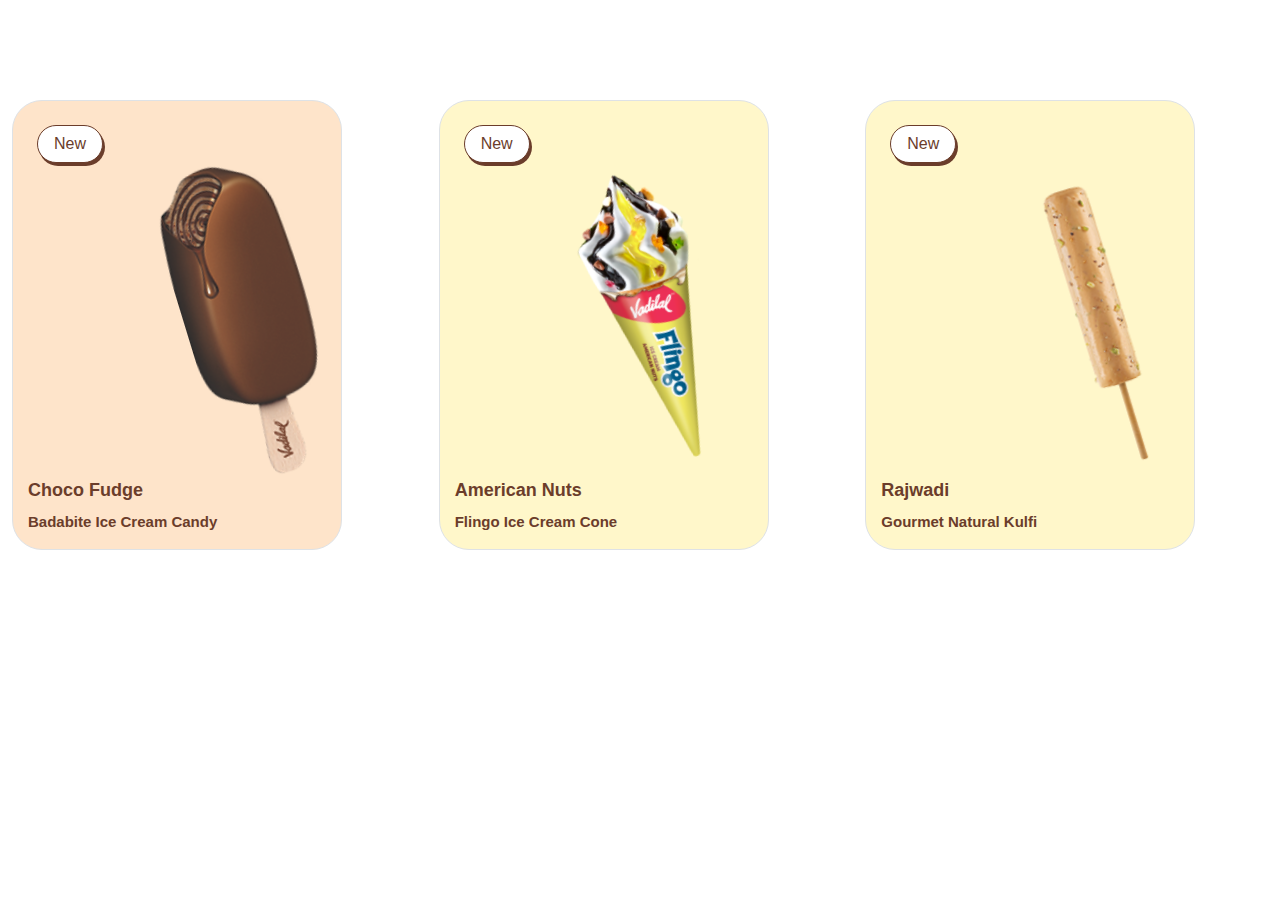
<file: Card/index.html>
<!doctype html>
<html lang="en">

<head>
    <meta charset="utf-8">
    <meta name="viewport" content="width=device-width, initial-scale=1">
    <title>Card Design</title>
    <link href="https://cdn.jsdelivr.net/npm/bootstrap@5.3.3/dist/css/bootstrap.min.css" rel="stylesheet"
        integrity="sha384-QWTKZyjpPEjISv5WaRU9OFeRpok6YctnYmDr5pNlyT2bRjXh0JMhjY6hW+ALEwIH" crossorigin="anonymous">
    <link rel="stylesheet" href="CSS/style.css">
    <script src="https://cdn.jsdelivr.net/npm/bootstrap@5.3.3/dist/js/bootstrap.bundle.min.js"
        integrity="sha384-YvpcrYf0tY3lHB60NNkmXc5s9fDVZLESaAA55NDzOxhy9GkcIdslK1eN7N6jIeHz"
        crossorigin="anonymous"></script>
</head>

<body>
    <div class="container-fluid">
        <div class="row">
            <div class="col-sm-4">
                <div class="mycard border p-4 position-relative">
                    <div>
                        <div class="btn rounded-pill px-3 myBtn">New</div>
                    </div>
                    <img src="Images/one.png" alt="">
                    <div class="mycard-footer position-absolute fixed-bottom">
                        <h4>Choco Fudge</h4>
                        <span>Badabite Ice Cream Candy</span>
                    </div>
                </div>
            </div>
            <div class="col-sm-4">
                <div class="mycard border p-4 position-relative" style="background-color: #FFF7CA">
                    <div>
                        <div class="btn btn-primary rounded-pill px-3 myBtn">New</div>
                    </div>
                    <img src="Images/two.png" alt="">
                    <div class="mycard-footer position-absolute fixed-bottom">
                        <h4>American Nuts</h4>
                        <span>Flingo Ice Cream Cone</span>
                    </div>
                </div>
            </div>
            <div class="col-sm-4">
                <div class="mycard border p-4 position-relative" style="background-color: #FFF7CA">
                    <div>
                        <div class="btn btn-primary rounded-pill px-3 myBtn">New</div>
                    </div>
                    <img src="Images/three.png" alt="">
                    <div class="mycard-footer position-absolute fixed-bottom">
                        <h4>Rajwadi</h4>
                        <span>Gourmet Natural Kulfi</span>
                    </div>
                </div>
            </div>
        </div>
    </div>
</body>

</html>
</file>
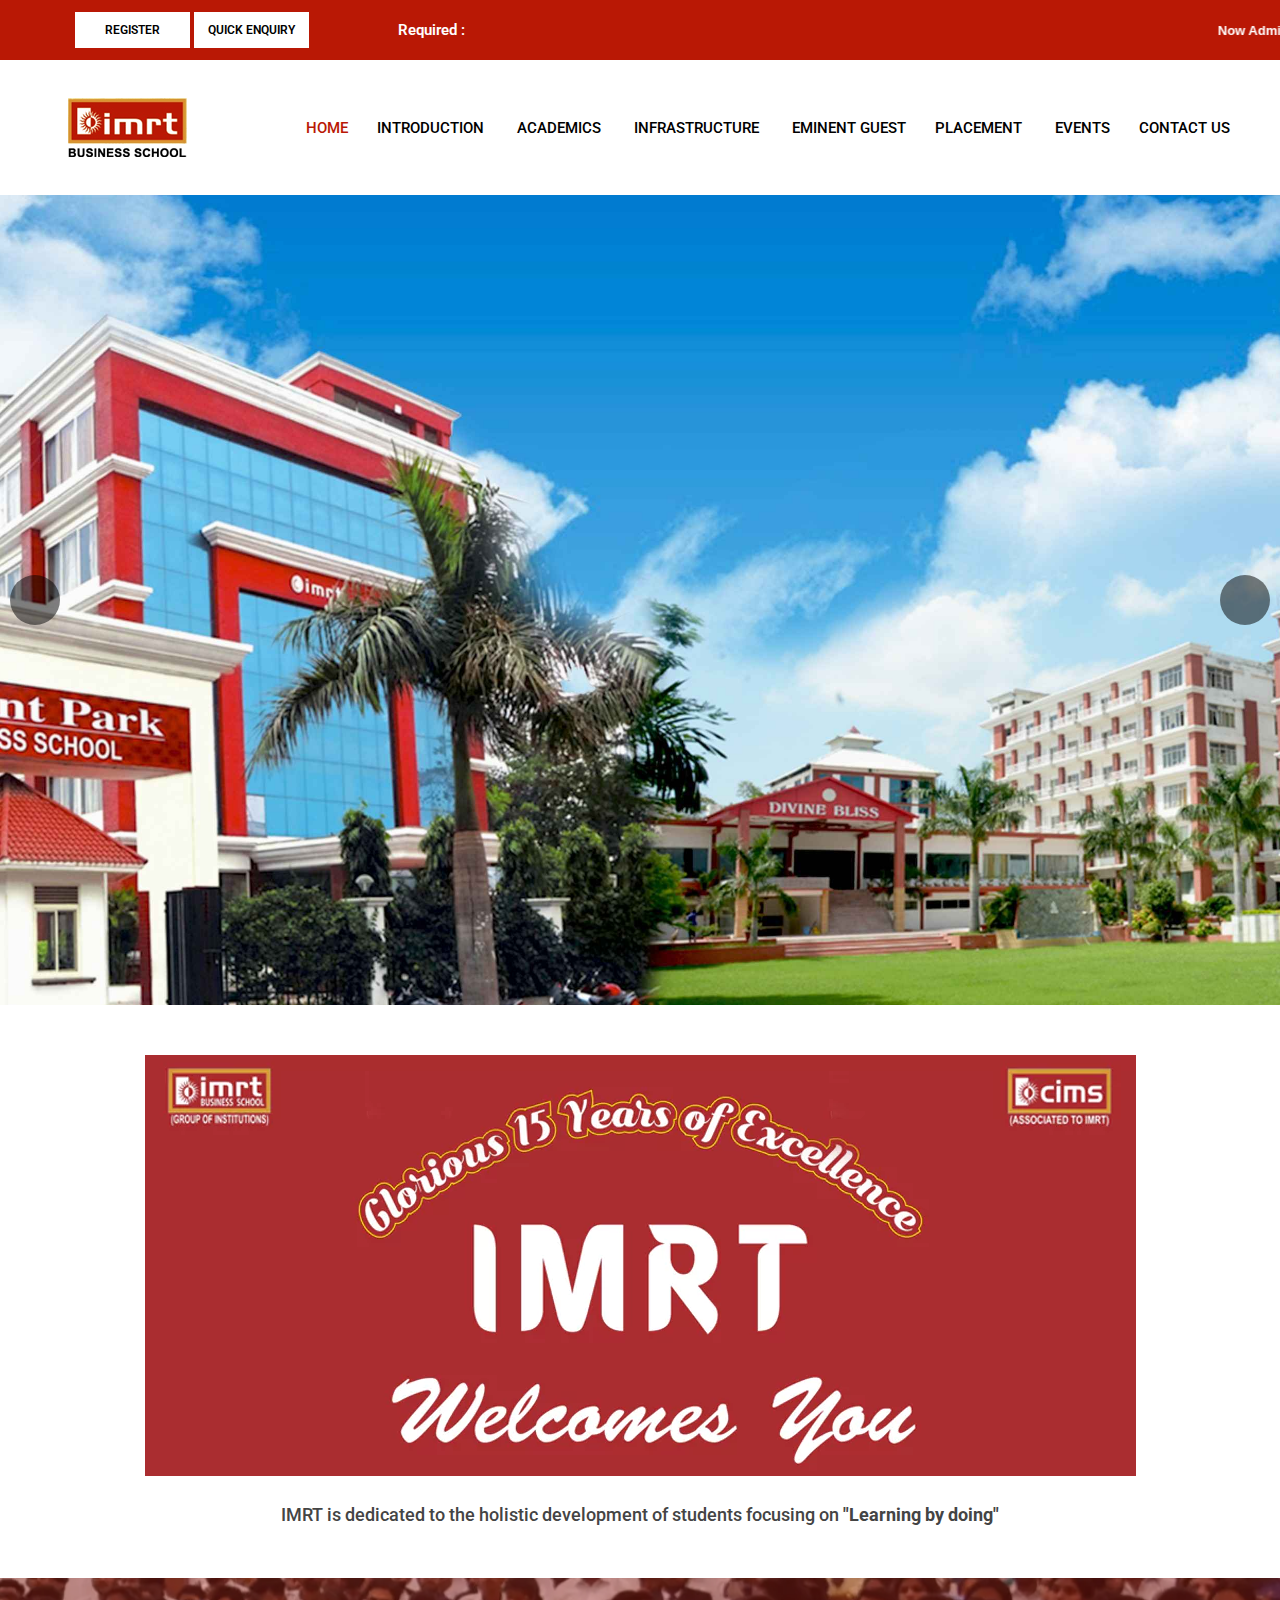
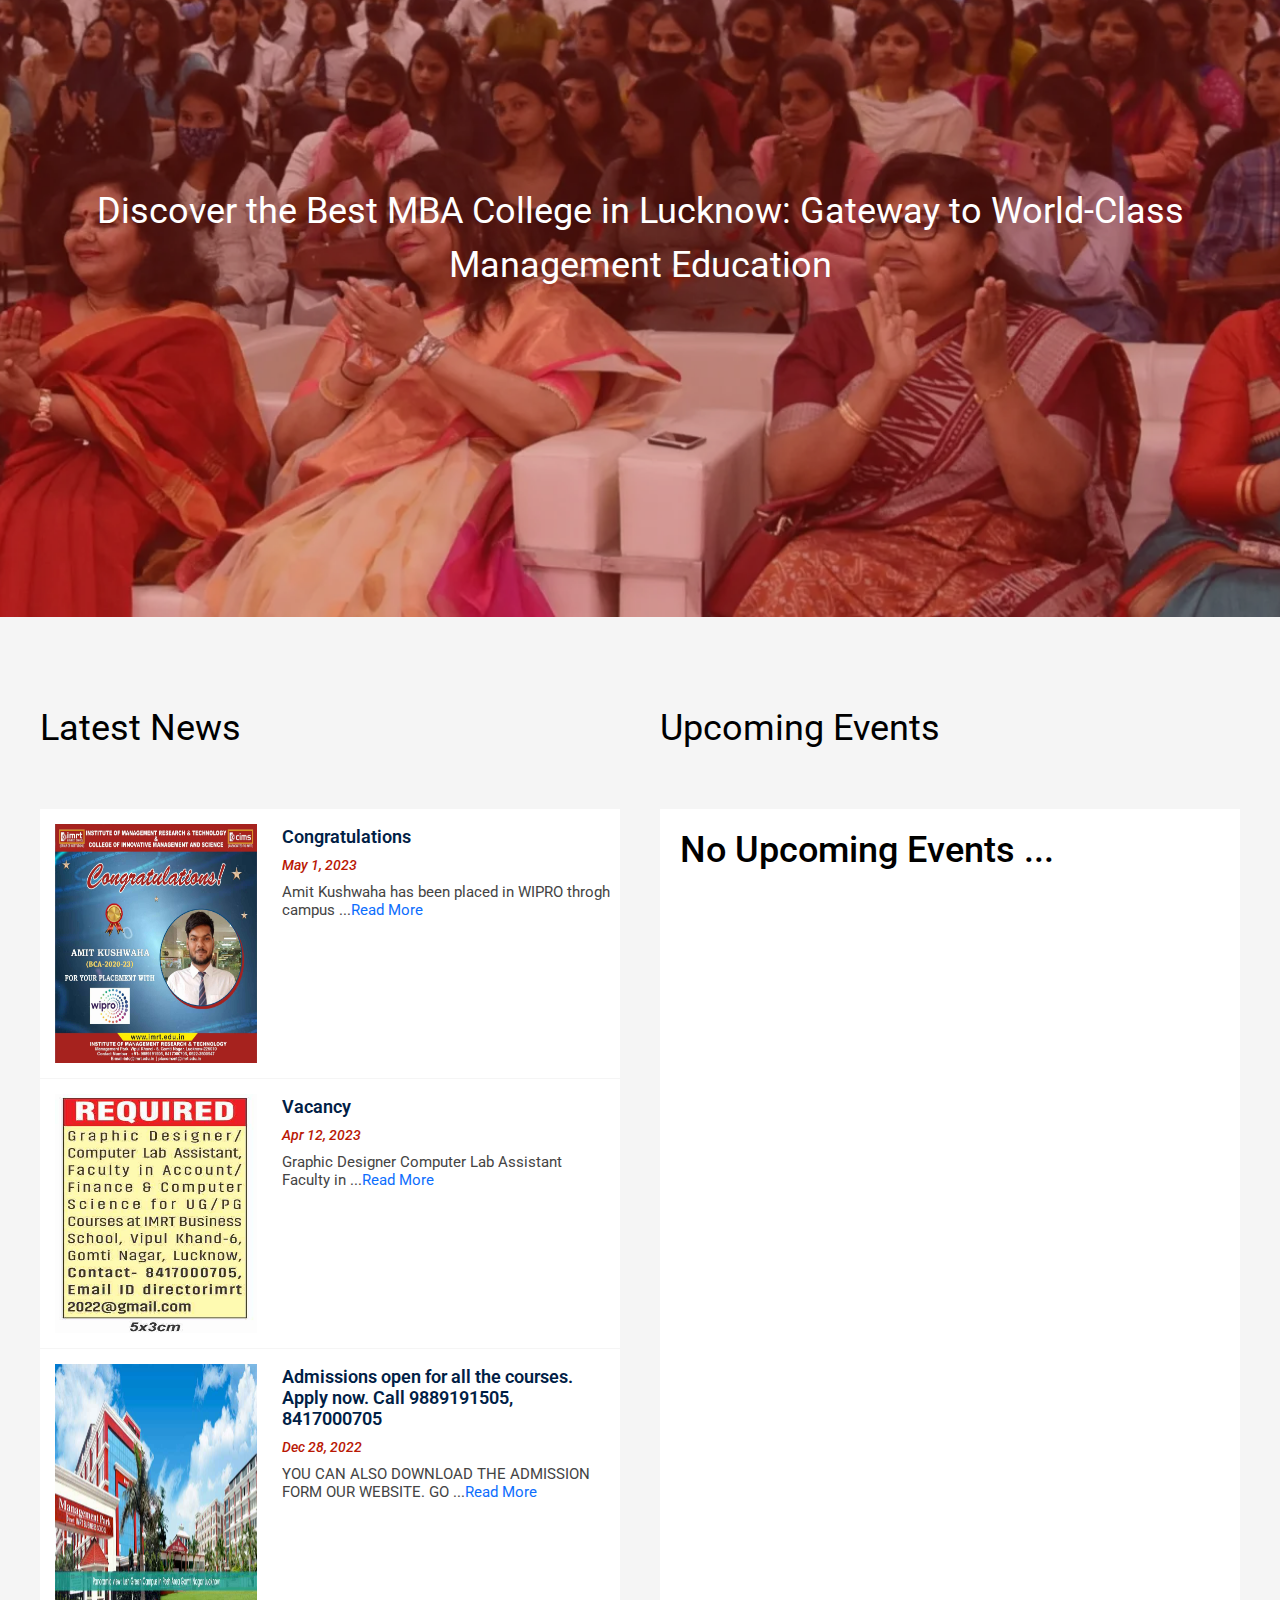
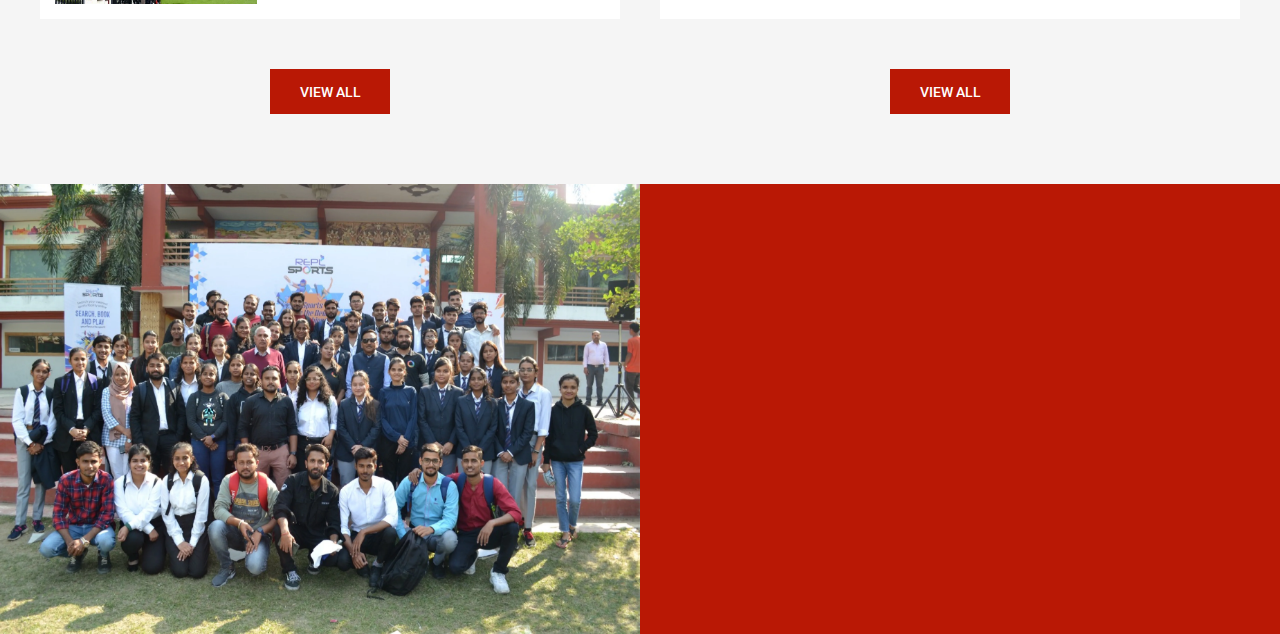
<file: College/index.html>
<!DOCTYPE html>
<html lang="en">

<head>
  <meta charset="UTF-8">
  <meta name="viewport" content="width=device-width, initial-scale=1.0">
  <title>College Website</title>
  <link rel="stylesheet" href="CSS/style.css">
  <link rel="stylesheet" href="https://cdnjs.cloudflare.com/ajax/libs/font-awesome/6.6.0/css/all.min.css"
    integrity="sha512-Kc323vGBEqzTmouAECnVceyQqyqdsSiqLQISBL29aUW4U/M7pSPA/gEUZQqv1cwx4OnYxTxve5UMg5GT6L4JJg=="
    crossorigin="anonymous" referrerpolicy="no-referrer" />
</head>

<body>
  <div class="header1">
    <div class="button-group">
      <button class="btn">Register</button>
      <button class="btn">Quick Enquiry</button>
    </div>
    <div class="notice">
      <div class="notice-title"><span><i class="fa-solid fa-bullhorn"></i></span><span>Required :</span></div>
      <div class="main-notice">
        <marquee>
          <span><i class="fa-solid fa-angles-right"></i></span>&nbsp;Now Admissions are open for 2024-25 session in All
          UG & PG Courses&nbsp;&nbsp;&nbsp;&nbsp;&nbsp;
          <span><i class="fa-solid fa-angles-right"></i></span>&nbsp;BCA 1st , 3rd and 5th sem. exams will start on 25th
          January 2024.&nbsp;&nbsp;&nbsp;&nbsp;&nbsp;
          <span><i class="fa-solid fa-angles-right"></i></span>&nbsp;Faculty in Account/Finance & Computer Science,
          Graphic Designer/Computer Lab Assistant/for UG/PG Courses at IMRT Business School , Vipul Khand-6 , Gomti
          Nagar , Lucknow , Contact - 8417000705 , Email Id : directorimrt2022@gmail.com&nbsp;&nbsp;&nbsp;&nbsp;&nbsp;
        </marquee>
      </div>
    </div>
  </div>

  <div class="header2">
    <div class="logo">
      <img src="Images/logo.png" alt="IMRT Logo">
    </div>
    <div class="nav">
      <a href="#" class="nav-item active">Home</a>
      <a href="#" class="nav-item">Introduction&nbsp;<i class="fa-solid fa-angle-down"></i></a>
      <a href="#" class="nav-item">Academics&nbsp;<i class="fa-solid fa-angle-down"></i></a>
      <a href="#" class="nav-item">Infrastructure&nbsp;<i class="fa-solid fa-angle-down"></i></a>
      <a href="#" class="nav-item">Eminent Guest</a>
      <a href="#" class="nav-item">Placement&nbsp;<i class="fa-solid fa-angle-down"></i></a>
      <a href="#" class="nav-item">Events</a>
      <a href="#" class="nav-item">Contact Us</a>
    </div>
  </div>

  <div class="intro">
    
  </div>

  <div class="carousel" id="slider-container">
    <div class="slider-btn" id="left"><i class="fa-solid fa-angle-left"></i></div>
    <div class="slider-btn" id="right"><i class="fa-solid fa-angle-right"></i></div>
  </div>

  <div class="img-section">
    <img src="Images/imrt.webp" alt="">
    <div class="caption">IMRT is dedicated to the holistic development of students focusing on <span>"Learning by
        doing"</span></div>
  </div>



<section class="vid-section">
  <div class="glass" id="vid-glass">
    <div class="content-container">
      <div class="vid-section-text">Discover the Best MBA College in Lucknow: Gateway to World-Class Management Education</div>
      <div class="play-btn" id="vid-play-btn"><i class="fa-solid fa-play"></i></div>
    </div>
  </div>
  
</section>

<section class="news-and-events">
  <div class="latest-news">
    <div class="latest-news-head">Latest News</div>
    <div class="latest-news-body">
      <div class="list">
        <div class="img">
          <img src="Images/list1.jpeg" alt="">
        </div>
        <div class="details">
          <div class="title">Congratulations</div>
          <div class="date"><i>May 1, 2023</i></div>
          <div class="des">Amit Kushwaha has been placed in WIPRO throgh campus ...<a href="#">Read More</a></div>
        </div>
      </div>

      <div class="list">
        <div class="img">
          <img src="Images/list2.jpg" alt="">
        </div>
        <div class="details">
          <div class="title">Vacancy</div>
          <div class="date"><i>Apr 12, 2023</i></div>
          <div class="des">Graphic Designer Computer Lab Assistant Faculty in ...<a href="#">Read More</a></div>
        </div>
      </div>

      <div class="list">
        <div class="img">
          <img src="Images/list3.jpg" alt="">
        </div>
        <div class="details">
          <div class="title">Admissions open for all the courses. Apply now. Call  9889191505, 8417000705</div>
          <div class="date"><i>Dec 28, 2022</i></div>
          <div class="des">YOU CAN ALSO DOWNLOAD THE ADMISSION FORM OUR WEBSITE. GO ...<a href="#">Read More</a> </div>
        </div>
      </div>

    </div>
    <button class="view-more">View All</button>
  </div>

  <div class="upcoming-events">
    <div class="upcoming-events-head">Upcoming Events</div>
    <div class="upcoming-events-body">
      No Upcoming Events ...
    </div>
    <button class="view-more">View All</button>
  </div>
</section>


<section class="faq-section">
  <div class="faq-vid" id="faq-vid-sec">
    <div class="play-btn" id="faq-play-btn"><i class="fa-solid fa-play"></i></div>
  </div>
  <div class="some-faq">

  </div>
</section>

  <script src="JS/script.js"></script>
</body>

</html>
</file>
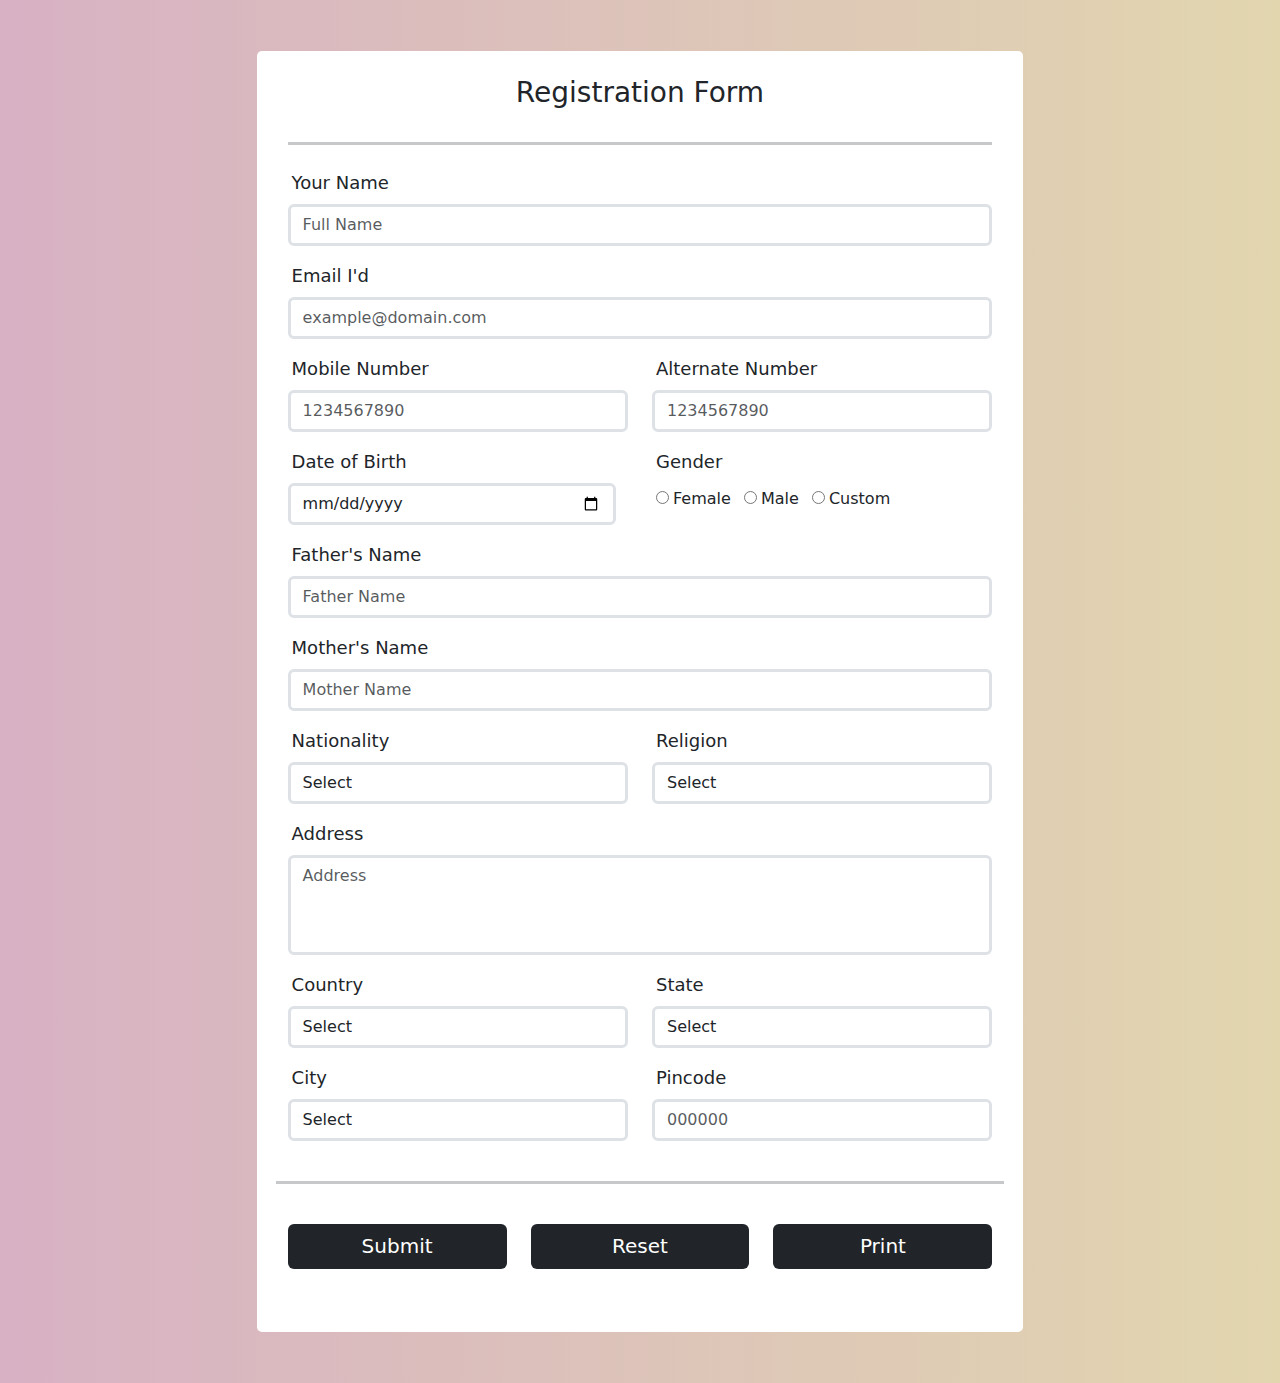
<file: Form Handling/index.html>
<html>

<head>
  <link href="https://cdn.jsdelivr.net/npm/bootstrap@5.3.3/dist/css/bootstrap.min.css" rel="stylesheet"
    integrity="sha384-QWTKZyjpPEjISv5WaRU9OFeRpok6YctnYmDr5pNlyT2bRjXh0JMhjY6hW+ALEwIH" crossorigin="anonymous">
  <script src="https://cdn.jsdelivr.net/npm/bootstrap@5.3.3/dist/js/bootstrap.bundle.min.js"
    integrity="sha384-YvpcrYf0tY3lHB60NNkmXc5s9fDVZLESaAA55NDzOxhy9GkcIdslK1eN7N6jIeHz"
    crossorigin="anonymous"></script>
  <title>Form Handling</title>
  <style>
    body {
      margin: 0;
      padding: 0;
      background: linear-gradient(to right, violet, pink);
    }

    .glass {
      height: auto;
      width: auto;
      background: rgba(183, 247, 132, 0.4);
      border: 1px solid transparent;
    }

    .form-structure {
      width: 60%;
      margin: 50px auto;
      border: 1px solid transparent;
      padding: 0px 30px 30px 30px;
      border-radius: 5px;
      background-color: white;
    }

    label {
      font-size: 18px;
    }

    .border {
      border: 2px solid red;
    }
  </style>
</head>

<body>
  <div class="glass">
    <div class="form-structure">
      <form action="" class="needs-validation" novalidate>
        <h3 class="text-center p-4">Registration Form</h3>
        <hr class="mt-1 border-3 mb-4">
        <div class="mb-3">
          <label for="name" class="form-label ps-1">Your Name</label>
          <input type="text" class="form-control border-3" id="name" required placeholder="Full Name">
          <div class="invalid-feedback">Please enter valid Name</div>
        </div>
        <div class="mb-3">
          <label for="email" class="form-label ps-1">Email I'd</label>
          <input type="email" class="form-control border-3" id="email" required placeholder="example@domain.com">
          <div class="invalid-feedback">Please enter valid Email I'd</div>
        </div>
        <div class="row">
          <div class="col-12 col-lg-6 mb-3">
            <label for="mobile" class="form-label ps-1">Mobile Number</label>
            <input type="number" class="form-control border-3" id="mobile" required placeholder="1234567890">
            <div class="invalid-feedback">Please enter valid Mobile No.</div>
          </div>
          <div class="col-12 col-lg-6 mb-3">
            <label for="mobile" class="form-label ps-1">Alternate Number</label>
            <input type="number" class="form-control border-3" id="mobile" placeholder="1234567890">
          </div>
          <div class="row">
            <div class="col-sm-6 mb-3">
              <label for="dob" class="form-label ps-1">Date of Birth</label>
              <input type="date" class="form-control border-3" id="dob" required>
              <div class="invalid-feedback">Please enter valid Date of Birth</div>
            </div>
            <div class="col-sm-6 mb-3">
              <label class="form-label ms-3">Gender</label><br />
              <input class="mt-2 ms-3" type="radio" id="female" name="gender" required><label for="female"
                class="form-label ps-1 fs-6">Female</label>
              <input class="ms-2" type="radio" id="male" name="gender" required><label for="male"
                class="form-label ps-1 fs-6">Male</label>
              <input class="ms-2" type="radio" id="custom" name="gender" required><label for="custom"
                class="form-label ps-1 fs-6">Custom</label>
              <div class="invalid-feedback ms-3">Please select any one</div>
            </div>
          </div>
          <div class="mb-3">
            <label for="father-name" class="form-label ps-1">Father's Name</label>
            <input type="text" class="form-control border-3" id="father-name" required placeholder="Father Name">
            <div class="invalid-feedback">Please enter valid Father Name</div>
          </div>
          <div class="mb-3">
            <label for="mother-name" class="form-label ps-1">Mother's Name</label>
            <input type="text" class="form-control border-3" id="mother-name" required placeholder="Mother Name">
            <div class="invalid-feedback">Please enter valid Mother Name</div>
          </div>
          <div class="col-sm-6 mb-3">
            <label for="nationality" class="form-label ps-1">Nationality</label>
            <select id="nationality" class="form-control border-3" required>
              <option value="">Select</option>
              <option value="indian">Indian</option>
              <option value="pakistani">Pakistani</option>
              <option value="canadian">Canadian</option>
            </select>
            <div class="invalid-feedback">Please select any one</div>
          </div>
          <div class="col-sm-6 mb-3">
            <label for="religion" class="form-label ps-1">Religion</label>
            <select id="religion" class="form-control border-3" required>
              <option value="">Select</option>
              <option value="hindu">Hindu</option>
              <option value="muslim">Muslim</option>
              <option value="christian">Christian</option>
            </select>
            <div class="invalid-feedback">Please select any one</div>
          </div>
          <div class="mb-3">
            <label for="address" class="form-label ps-1">Address</label>
            <textarea id="address" class="form-control border-3"
              style="max-height: 100px; min-height: 100px; resize: none;" required placeholder="Address"></textarea>
            <div class="invalid-feedback">Please enter valid Address</div>
          </div>
          <div class="col-sm-6 mb-3">
            <label for="country" class="form-label ps-1">Country</label>
            <select id="country" class="form-control border-3" required>
              <option value="">Select</option>
              <option value="india">India</option>
              <option value="pakistan">Pakistan</option>
              <option value="australia">Australia</option>
            </select>
            <div class="invalid-feedback">Please select any one</div>
          </div>
          <div class="col-sm-6 mb-3">
            <label for="state" class="form-label ps-1">State</label>
            <select id="state" class="form-control border-3" required>
              <option value="">Select</option>
              <option value="uttar pradesh">Uttar Pradesh</option>
              <option value="rajasthan">Rajasthan</option>
              <option value="delhi">Delhi</option>
            </select>
            <div class="invalid-feedback">Please select any one</div>
          </div>
          <div class="col-sm-6 mb-3">
            <label for="district" class="form-label ps-1">City</label>
            <select id="district" class="form-control border-3" required>
              <option value="">Select</option>
              <option value="india">Lucknow</option>
              <option value="pakistan">Alwar</option>
              <option value="australia">Jaipur</option>
            </select>
            <div class="invalid-feedback">Please select any one</div>
          </div>
          <div class="col-sm-6 mb-3">
            <label for="pincode" class="form-label ps-1">Pincode</label>
            <input type="number" id="pincode" class="form-control border-3" required placeholder="000000">
            <div class="invalid-feedback">Please enter valid Pincode</div>
          </div>
          <hr class="mt-4 border-3">
          <div class="col-sm-4 mb-3 mt-4">
            <input type="submit" id="submit" class="fs-5 text-white bg-dark rounded border-0"
              style="width: 100%; height: 45px;">
          </div>
          <div class="col-sm-4 mb-3 mt-4">
            <input type="reset" id="reset" class="fs-5 text-white bg-dark rounded border-0"
              style="width: 100%; height: 45px;">
          </div>
          <div class="col-sm-4 mb-3 mt-4">
            <input type="button" value="Print" onclick="window.print()" class="fs-5 text-white bg-dark rounded border-0"
              style="width: 100%; height: 45px;">
          </div>
      </form>
    </div>
  </div>
  <script>
    (() => {
      'use strict'
      const forms = document.querySelectorAll('.needs-validation')
      Array.from(forms).forEach(form => {
        form.addEventListener('submit', event => {
          if (!form.checkValidity()) {
            event.preventDefault()
            event.stopPropagation()
          }

          form.classList.add('was-validated')
        }, false)
      })
    })()
  </script>
</body>

</html>
</file>
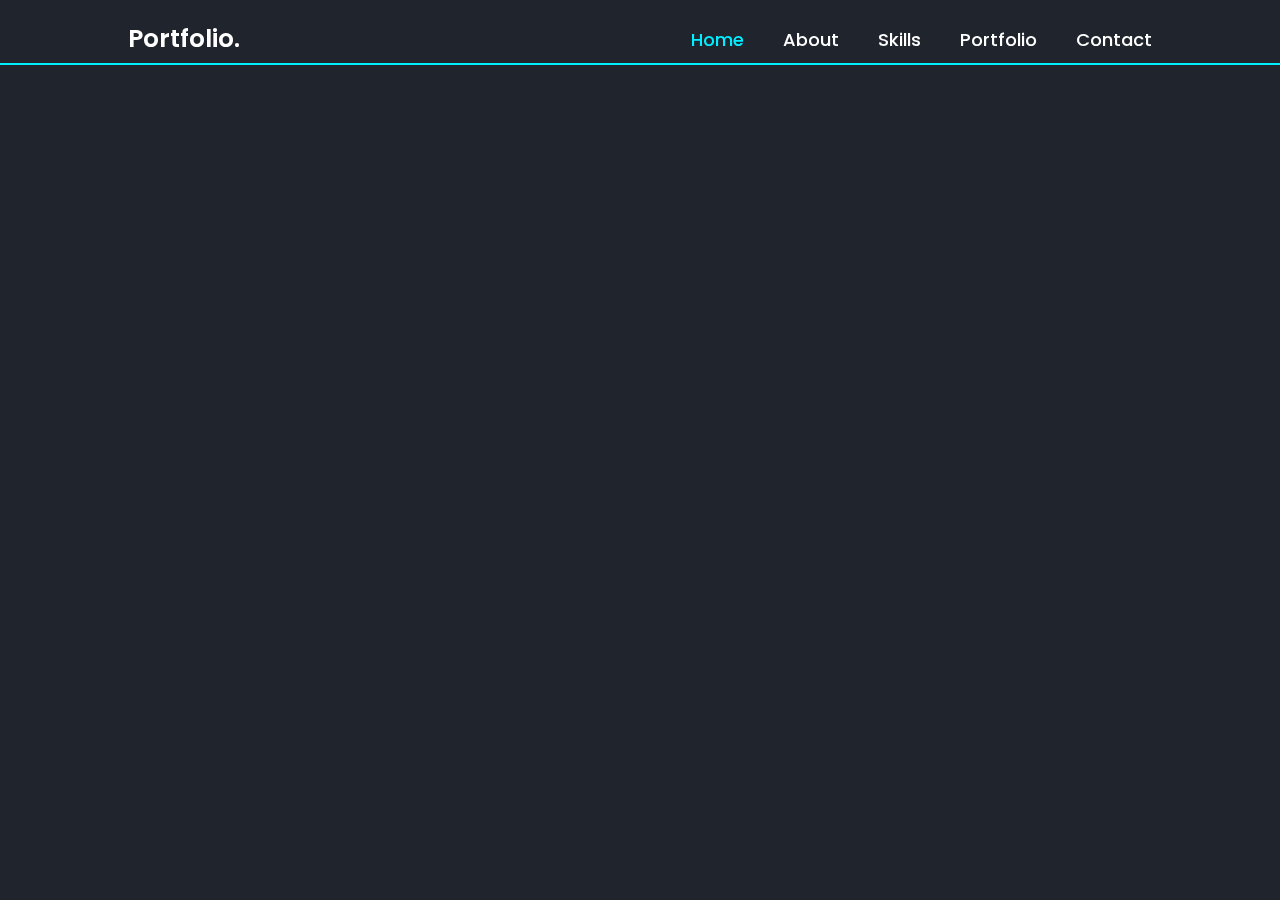
<file: Portfolio/index.html>
<!DOCTYPE html>
<html lang="en">

<head>
    <meta charset="UTF-8">
    <meta name="viewport" content="width=device-width, initial-scale=1.0">
    <title>Portfolio</title>
    <link rel="stylesheet" href="CSS/style.css">
    <link href='https://unpkg.com/boxicons@2.1.4/css/boxicons.min.css' rel='stylesheet'>
</head>

<body>
    <header class="header">
        <a href="#" class="logo">Portfolio.</a>
        <nav class="navbar">
            <a href="#" class="active">Home</a>
            <a href="#">About</a>
            <a href="#">Skills</a>
            <a href="#">Portfolio</a>
            <a href="#">Contact</a>

        </nav>
    </header>
    <section class="home">
        <div class="home-content">
            <h3>Hello, It's Me</h3>
            <h1>Your Name</h1>
            <h3>And I'm a <span id="occup"></span>
                <font>|</font>
            </h3>
            <p>Lorem ipsum dolor sit amet consectetur adipisicing elit. Unde nam laborum voluptatibus accusamus
                assumenda recusandae ipsam magni quod, odio dicta in reiciendis explicabo officia distinctio obcaecati
                corporis iure fugiat alias!</p>
            <div class="social-media">
                <a href="#" style="--i:3;"><i class='bx bxl-facebook'></i></a>
                <a href="#" style="--i:4;"><i class='bx bxl-twitter'></i></a>
                <a href="#" style="--i:5;"><i class='bx bxl-instagram-alt'></i></a>
                <a href="#" style="--i:6;"><i class='bx bxl-linkedin'></i></a>
            </div>
            <a href="#" class="btn">Download CV</a>
        </div>
        <div class="home-img">
            <img src="Images/home.png" alt="">
        </div>
    </section>
    <script src="JS/script.js"></script>
    </bodyad=>

</html>
</file>
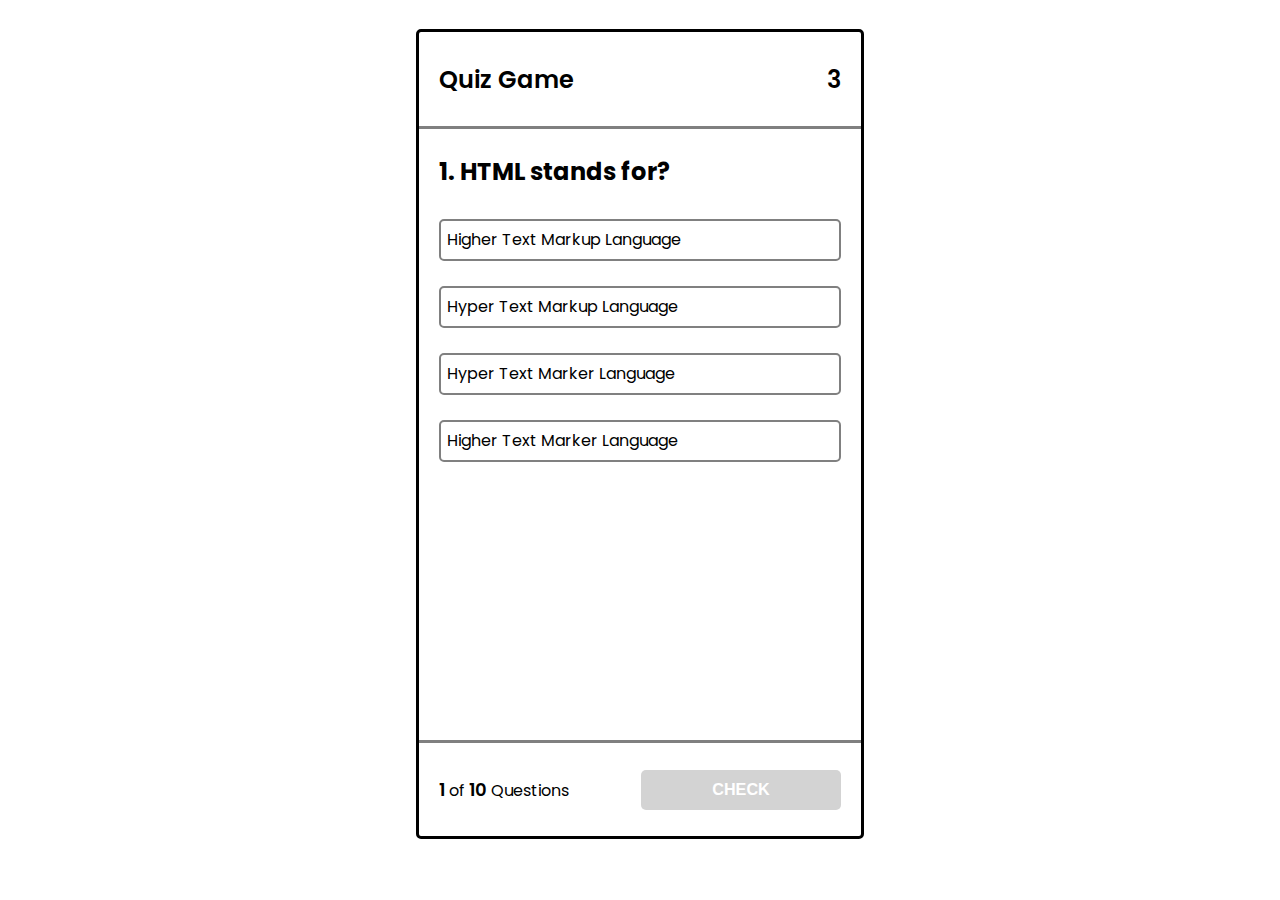
<file: Quiz Game/index.html>
<html>

<head>
    <title>Quiz App</title>
    <link rel="stylesheet" href="CSS/style.css">
    <link rel="stylesheet" href="https://cdnjs.cloudflare.com/ajax/libs/font-awesome/6.6.0/css/all.min.css"
        integrity="sha512-Kc323vGBEqzTmouAECnVceyQqyqdsSiqLQISBL29aUW4U/M7pSPA/gEUZQqv1cwx4OnYxTxve5UMg5GT6L4JJg=="
        crossorigin="anonymous" referrerpolicy="no-referrer" />
</head>

<body onload="startingQuiz()">
    <div id="container">
        <div class="header">
            <span>Quiz Game</span>
            <div class="life">
                <div><i class="fa-solid fa-heart" style="color: rgb(254, 52, 52);"></i><span id="life_counter"> 3</span>
                </div>
            </div>
        </div>
        <div class="section">
            <h2 id="question"></h2>
            <div class="options" id="1" onclick="selectOption(id)"></div>
            <div class="options" id="2" onclick="selectOption(id)"></div>
            <div class="options" id="3" onclick="selectOption(id)"></div>
            <div class="options" id="4" onclick="selectOption(id)"></div>
        </div>
        <div class="footer">
            <div><span id="currentQues"></span><span> of </span><span id="totalQues"></span><span> Questions</span>
            </div>
            <button id="submit"><span>CHECK</span></button>
        </div>
    </div>
    <div id="resultBox">
        <span id="mood" style="font-size: 5em"></span>
        <span id="resultTitle" style="font-size: 3em"></span>
        <div>
            <button id="replay" onclick="replayFun()"
                style="background-color:rgba(44, 153, 242); display: inline-flex;"><span
                    style="font-size: 1.01em;">REPLAY</span></button>
            <button id="exit" style="background-color: rgb(254, 52, 52); display: inline-flex;"><span
                    style="font-size: 1.01em;" onclick="window.close()">EXIT</span></button>
        </div>
    </div>
</body>
<script src="JS/script.js"></script>

</html>
</file>
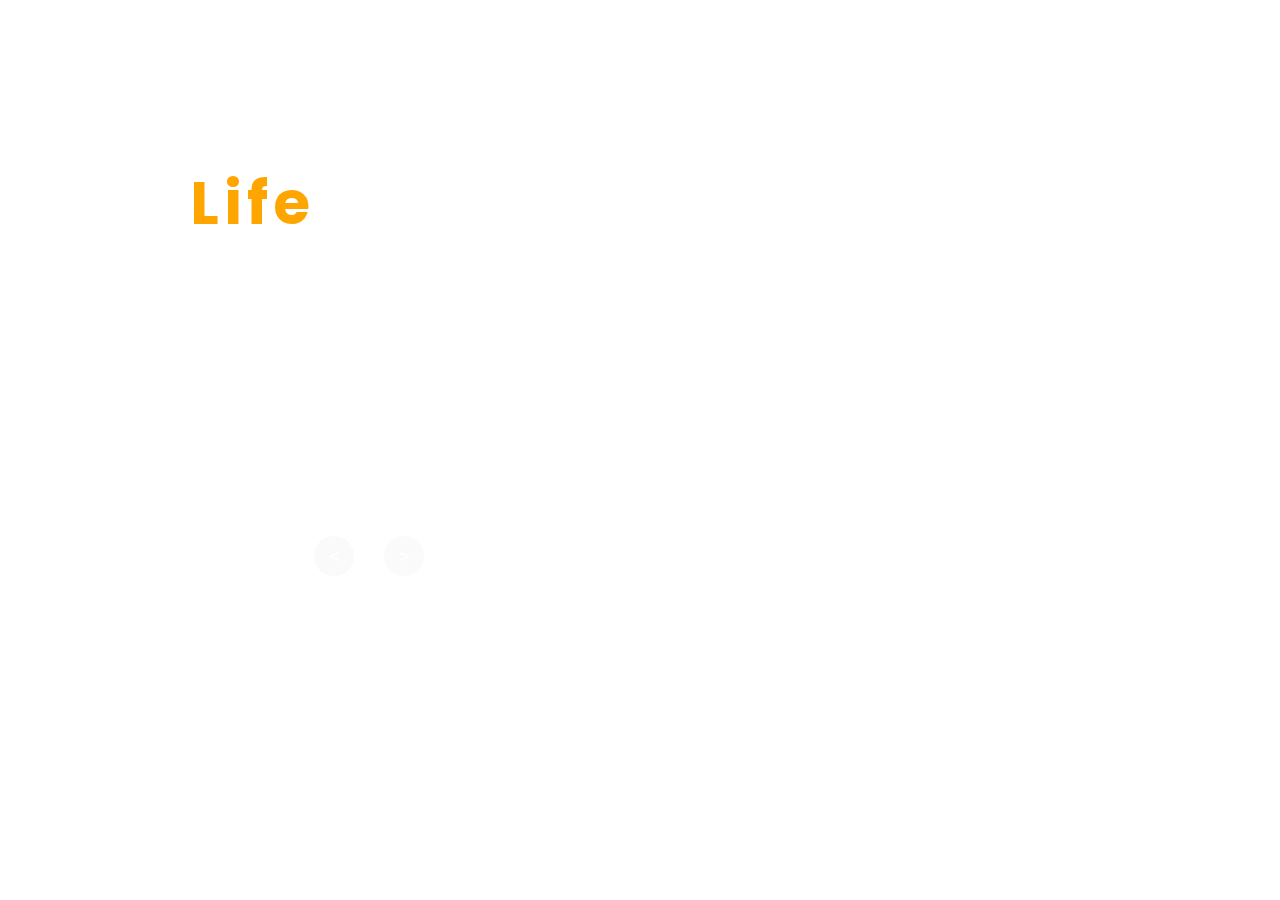
<file: Slider/index.html>
<html>

<head>
    <link rel="stylesheet" href="CSS/style.css">
    <title>Slider</title>
</head>

<body onload="autoChange()">
    <div class="screen">
        <img src="Images/img1.jpg" alt="" id="slider">
        <div class="title">
            <div class="topic" id="titleSlider">Wild<span>Life</span></div>
            <div id="description"></div>
        </div>
        <div class="arrows">
            <button class="previous" title="Previous" onclick="previousSlide()">
                <</button>
                    <button class="next" title="Next" onclick="clickedNext()">></button>
        </div>
    </div>
    <script src="JS/script.js"></script>
</body>

</html>
</file>
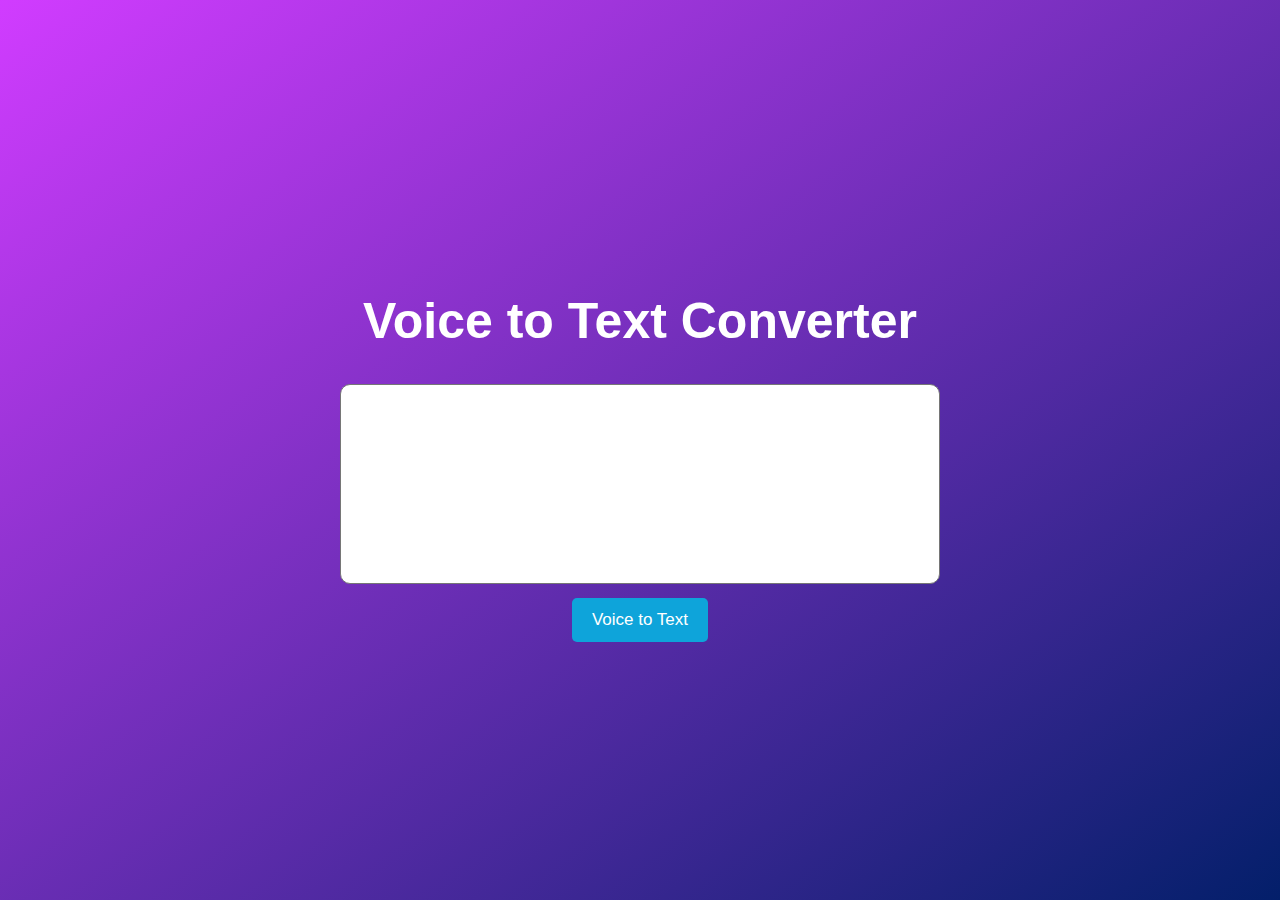
<file: Voice to Text/index.html>
<!DOCTYPE html>
<html lang="en">

<head>
    <meta charset="UTF-8">
    <meta name="viewport" content="width=device-width, initial-scale=1.0">
    <title>Voice to Text</title>
    <link rel="stylesheet" href="CSS/style.css">
</head>

<body>
    <div class="voice_to_text">
        <h1>Voice to Text Converter</h1>
        <textarea id="convert_text"></textarea>
        <button id="click_to_convert">Voice to Text</button>
    </div>
    <script src="JS/script.js"></script>
</body>

</html>
</file>
<file: Card/CSS/style.css>
.mycard {
    height: 450px;
    width: 330px;
    border-radius: 30px;
    background-color: #fee4ca;
    margin-top: 100px;
    transition: 0.5s ease;
}

.myBtn {
    box-shadow: 2px 3px #6b3d2b;
    border: 1px solid #6b3d2b;
    background-color: white;
    color: #6b3d2b;
    cursor: pointer;
    font-family: "Work Sans", sans-serif;
}

.mycard img {
    transform: rotate(-17deg);
    transition: 0.5s ease;
}

.mycard:hover img {
    transform: rotate(0deg);
    margin-top: -130px;
}

.mycard:hover {
    margin-top: 70px;
}

.mycard-footer {
    padding: 15px;
}

.mycard-footer h4 {
    font-weight: 700;
    font-size: 18px;
    color: #6b3d2b;
    font-family: "Work Sans", sans-serif;
}

.mycard-footer span {
    font-weight: 600;
    font-size: 15px;
    color: #6b3d2b;
    font-family: "Work Sans", sans-serif;
}
</file>
<file: College/CSS/style.css>
@import url('https://fonts.googleapis.com/css2?family=Roboto:ital,wght@0,100;0,300;0,400;0,500;0,700;0,900;1,100;1,300;1,400;1,500;1,700;1,900&display=swap');

:root {
    --theme-color: #B91805;
    --theme-color-2: #b9170552;
    --gold-color: #e9b010;
    --ff-roboto: 'Roboto', sans-serif;

}

* {
    box-sizing: border-box;
    font-family: var(--ff-roboto);
}

body {
    margin: 0;
    padding: 0;
}

.header1 {
    height: 60px;
    width: 100%;
    background-color: var(--theme-color);
    display: flex;
    justify-content: space-between;
}

.header1 .button-group {
    background-color: var(--theme-color);
    width: 30%;
    display: flex;
    justify-content: center;
    align-items: center;
    gap: 4px;
}

.header1 .notice {
    background-color: var(--theme-color);
    width: 70%;
    display: flex;
    justify-content: center;
    align-items: center;
}

.header1 .button-group .btn {
    height: 60%;
    width: 30%;
    border: 2px solid white;
    border-radius: 0px;
    background: white;
    color: black;
    transition: all 0.5s ease;
    font-size: 12px;
    font-weight: 600;
    text-transform: uppercase;
}

.header1 .button-group .btn:hover {
    background-color: var(--theme-color);
    color: white
}

.header1 .notice .notice-title {
    display: flex;
    justify-content: center;
    align-items: center;
    gap: 5px;
}

.notice-title {
    width: 100px;
    font-size: 15px;
    font-weight: 600;
    color: white;
}

.main-notice {
    width: 100%;
}

.main-notice marquee {
    display: flex;
    text-align: center;
    color: white;
    font-size: 13px;
    font-family: sans-serif;
    font-weight: 600;
}

.main-notice marquee span {
    color: var(--gold-color);
}

.header2 {
    display: flex;
    justify-content: center;
    align-items: center;
    transition: all 0.5s ease;
    height: 15vh;
}

.header2.active {
    position: sticky;
    top: 0;
    background-color: rgba(255, 255, 255, 0.9);
    display: flex;
    border-bottom: 2px solid var(--theme-color);
    z-index: 1;
}

.header2 .logo {
    width: 20%;
    display: flex;
    justify-content: center;
    align-items: center;
    padding: 10px;
}

.header2 .nav {
    display: flex;
    justify-content: space-between;
    align-items: center;
    padding-inline-start: 50px;
    padding-inline-end: 50px;
    width: 80%;
}

.header2 .nav .nav-item {
    font-size: 15px;
    font-family: var(--ff-roboto);
    color: black;
    text-transform: uppercase;
    text-decoration: none;
    font-weight: 500;
    transition: all 0.25s ease;
}

.header2 .nav .nav-item.active {
    color: var(--theme-color);
}

.header2 .nav .nav-item:hover {
    color: var(--gold-color);
}

#slider-container {
    width: 100%;
    height: 90vh;
    background-repeat: no-repeat;
    background-size: cover;
    display: flex;
    justify-content: space-between;
    align-items: center;
    padding-inline-start: 10px;
    padding-inline-end: 10px;
    background-position: center;
    transition: all 0.5s ease;
}

#slider-container .slider-btn {
    height: 50px;
    width: 50px;
    border-radius: 50%;
    background-color: rgba(0, 0, 0, 0.5);
    color: white;
    display: flex;
    justify-content: center;
    align-items: center;
    transition: all 0.25s ease;
    font-weight: bolder;
}

#slider-container .slider-btn:hover {
    background-color: rgba(0, 0, 0, 0.7);
}

.img-section {
    display: flex;
    justify-content: center;
    align-items: center;
    padding: 50px;
    flex-direction: column;
    gap: 25px;
}

.img-section .caption {
    font-size: 18px;
    color: #444444;
    font-family: var(--ff-roboto);
    font-weight: 500;
    line-height: 1.5;
}

.img-section .caption span {
    font-weight: bold;
}

.featured-courses {
    padding-block: 70px;
    padding-inline: 50px;
    background-color: #F5F5F5;
}

.featured-courses .heading {
    display: flex;
    justify-content: space-between;
    align-items: center;
}

.featured-courses .heading .title {
    color: #002045;
    font-size: 30px;
    font-family: var(--ff-roboto);
    font-weight: bold;
}

.featured-courses .heading .controls {
    display: flex;
    justify-content: center;
    align-items: center;
    gap: 5px;
}

.featured-courses .heading .controls .controls-btn {
    background-color: var(--theme-color);
    color: white;
    padding-block: 5px;
    padding-inline: 10px;
}

.featured-courses .body {
    width: 100%;
    padding-block: 50px;
    display: inline-flex;
    justify-content: center;
    align-items: center;
    gap: 10px;
    overflow: hidden;

}




.featured-courses .body .card {
    width: 30%;
    height: 400px;
    background-color: white;
}

.featured-courses .body .card .card-img {
    height: 50%;
}

.featured-courses .body .card .card-img img {
    height: 100%;
    width: 100%;
}

.featured-courses .body .card .details {
    padding-block: 30px;
    padding-inline: 20px;
    display: flex;
    justify-content: center;
    align-items: left;
    gap: 10px;
    flex-direction: column;
}

.vid-section {
    width: 100%;
    height: 71vh;
    background-image: url(../Images/video-thumbnail.webp);
    background-repeat: no-repeat;
    background-size: cover;
    background-position: center;
}

.vid-section .glass {
    height: 100%;
    width: 100%;
    background-color: var(--theme-color-2);
    overflow: hidden;
}

.vid-section .glass .content-container {
    height: 100%;
    width: 100%;
    display: flex;
    justify-content: center;
    align-items: center;
    flex-direction: column;
}

.vid-section .glass .content-container .vid-section-text {
    width: 85%;
    text-align: center;
    line-height: 1.5;
    padding-block-end: 50px;
    font-size: 36px;
    font-weight: 400;
    font-family: var(--ff-roboto);
    color: #fff;
}

.vid-section .glass .content-container .play-btn {
    display: flex;
    justify-content: center;
    align-items: center;
    height: 70px;
    width: 70px;
    font-size: 24px;
    border: 3px solid var(--gold-color);
    border-radius: 50%;
    transition: all 1s ease;
    color: #fff;
    opacity: 0;
}

.vid-section .glass .content-container .play-btn.active {
    animation: pop-up 0.5s ease forwards;
}

.vid-section .glass .content-container .play-btn.no-active {
    animation: pop-down 0.5s ease forwards;
}

.vid-section .glass .content-container .play-btn:hover {
    border-color: #fff;
    color: var(--gold-color)
}

@keyframes pop-up {
    0% {
        transform: translateY(120px);
        opacity: 0;
    }

    100% {
        transform: translateY(0%);
        opacity: 1;
    }
}

@keyframes pop-down {
    0% {
        transform: translateY(0%);
        opacity: 1;
    }

    100% {
        transform: translateY(120px);
        opacity: 0;
    }
}

.news-and-events {
    display: flex;
    justify-content: center;
    align-items: center;
    gap: 40px;
    padding-block: 70px;
    padding-inline: 40px;
    width: 100%;
    background-color: #F5F5F5;
}

.latest-news {
    display: flex;
    justify-content: start;
    gap: 40px;
    flex-direction: column;
    width: 50%;
}

.upcoming-events {
    width: 50%;
    display: flex;
    justify-content: start;
    gap: 40px;
    flex-direction: column;
}

.latest-news .latest-news-head {
    padding-block: 20px;
    font-size: 36px;
    font-family: var(--ff-roboto);
}

.latest-news .latest-news-body {
    height: 90vh;
    width: 100%;
    background-color: #fff;
}

.latest-news .latest-news-body .list {
    height: calc(100% / 3);
    width: 100%;
    display: flex;

}

.latest-news .latest-news-body .list:not(:last-child) {
    border-bottom: 1px solid #F5F5F5;
}

.latest-news .latest-news-body .list .img {
    width: 40%;
    height: 100%;
    padding: 15px;
}

.latest-news .latest-news-body .list .img img {
    height: 100%;
    width: 100%;
}

.latest-news .latest-news-body .list .details {
    height: 100%;
    width: 60%;
    padding-block: 17px;
    padding-inline: 10px;
    display: flex;
    justify-content: flex-start;
    flex-direction: column;
    gap: 10px;
}

.latest-news .latest-news-body .list .details .title {
    font-size: 18px;
    font-family: var(--ff-roboto);
    color: #002045;
    font-weight: 600;
}

.latest-news .latest-news-body .list .details .date {
    font-size: 14px;
    font-family: var(--ff-roboto);
    color: var(--theme-color);
    font-weight: 500;
}

.latest-news .latest-news-body .list .details .des {
    font-size: 15px;
    font-family: var(--ff-roboto);
    color: #444444;
}

.latest-news .latest-news-body .list .details .des a {
    color: #0D6EFD;
    text-decoration: none;
}

.latest-news .view-more,
.upcoming-events .view-more {
    height: 45px;
    width: 120px;
    margin: auto;
    border: 2px solid transparent;
    background-color: var(--theme-color);
    font-size: 14px;
    font-family: var(--ff-roboto);
    color: white;
    font-weight: 500;
    text-transform: uppercase;
    transition: all 0.5s ease;
    margin-block-start: 10px;
}

.latest-news .view-more:hover,
.upcoming-events .view-more:hover {
    color: #fff;
    background-color: var(--gold-color);
    color: black;
}

.upcoming-events .upcoming-events-head {
    padding-block: 20px;
    font-size: 36px;
    font-family: var(--ff-roboto);
}


.upcoming-events .upcoming-events-body {
    height: 90vh;
    width: 100%;
    font-size: 36px;
    font-family: var(--ff-roboto);
    font-weight: 500;
    background-color: #fff;
    padding: 20px;
}

.header2 .nav a{
    display: flex;
    align-items: center;
    justify-content: center;
}

.header2 .nav a i{
font-size: 18px;
transition: all 0.5s ease;
}

.header2 .nav a:hover i{
    transform: rotate(-180deg);
}


.faq-section {
    display: flex;
}

.faq-section .faq-vid {
    width: 50%;
    height: 450px;
    background-image: url(../Images/faq-vid-thumb.webp);
    background-size: 100% 100%;
    background-position: center;
    transition: all 0.5s ease;
    display: flex;
    align-items: center;
    justify-content: center;
}
.faq-section .faq-vid:hover{
    background-size: 110% 110%;
}



.faq-section .faq-vid .play-btn {
    height: 70px;
    width: 70px;
    border: 2px solid #fff;
    background-color: #fff;
    color: var(--theme-color);
    font-size: 24px;
    font-family: var(--ff-roboto);
    display: flex;
    align-items: center;
    justify-content: center;
    border-radius: 50%;
    opacity: 0;
    transition: all 0.5s ease;
}

.faq-section .faq-vid .play-btn:hover {
    border-color: var(--gold-color);
}

.faq-section .faq-vid .play-btn.active{
    animation: pop-up 0.5s ease forwards;
    }
    
    .faq-section .faq-vid .play-btn.no-active{
        animation: pop-down 0.5s ease forwards;
    }

.faq-section .some-faq {
    background-color: var(--theme-color);
    width: 50%;
}

@media (max-width: 1024px) {
    .header1 {
        display: none;
    }
}
</file>
<file: Portfolio/CSS/style.css>
@import url('https://fonts.googleapis.com/css2?family=Poppins:ital,wght@0,100;0,200;0,300;0,400;0,500;0,600;0,700;0,800;0,900;1,100;1,200;1,300;1,400;1,500;1,600;1,700;1,800;1,900&display=swap');

* {
    margin: 0;
    padding: 0;
    box-sizing: border-box;
    font-family: 'Poppins', sans-serif;
}

body {
    background-color: #1f242d;
    color: #fff;
}

.header {
    position: fixed;
    top: 0;
    left: 0;
    width: 100%;
    padding: 20px 10%;
    background: transparent;
    display: flex;
    justify-content: space-between;
    align-items: center;
    z-index: 100;
    border-bottom: 2px solid #0ef;
    padding-bottom: 5px;
}

.logo {
    font-size: 25px;
    color: #fff;
    text-decoration: none;
    font-weight: 600;
    cursor: default;
}

.navbar a {
    display: inline-block;
    font-size: 18px;
    color: #fff;
    text-decoration: none;
    font-weight: 500;
    margin-left: 35px;
    transition: 0.3s;
}

.navbar a:hover,
.navbar a.active {
    color: #0ef;
}

.home {
    position: relative;
    width: 100%;
    height: 100vh;
    display: flex;
    justify-content: space-between;
    align-items: center;
    padding: 70px 10% 0;
    margin-top: 0px;
}

.home-content {
    max-width: 530px;
}

.home-content h3 {
    font-size: 32px;
    font-weight: 700;
    opacity: 0;
    animation: slideBottom 1s ease forwards;
    animation-delay: .2s;
}

.home-content h1 {
    font-size: 56px;
    font-weight: 700;
    margin: -3px 0;
    opacity: 0;
    animation: slideRight 1s ease forwards;
    animation-delay: .4s;
}

.home-content h3:nth-of-type(2) {
    margin-bottom: 30px;
    animation: slideTop 1s ease forwards;
    animation-delay: .2s;
}

.home-content p {
    font-size: 16px;
    opacity: 0;
    animation: slideLeft 1s ease forwards;
    animation-delay: .6s;
}

.home-content h3 span {
    color: #0ef;
}

.home-img img {
    max-width: 400px;
    margin-right: -10px;
    opacity: 0;
    animation: zoomIn 1s ease forwards, floatImg 4s ease-in-out infinite;
    animation-delay: .6s, 1.6s;
}

.social-media a {
    display: inline-flex;
    width: 40px;
    height: 40px;
    background: transparent;
    border: 2px solid #0ef;
    border-radius: 50%;
    justify-content: center;
    align-items: center;
    font-size: 20px;
    color: #0ef;
    text-decoration: none;
    margin: 30px 15px 30px 0px;
    transition: 0.5s ease;
    opacity: 0;
    animation: slideLeft 1s ease forwards;
    animation-delay: calc(0.2s * var(--i));
}

.social-media a:hover {
    background-color: #0ef;
    color: #1f242d;
    box-shadow: 0 0 20px #0ef;
}

.btn {
    display: inline-flex;
    padding: 12px 28px;
    background: #0ef;
    border-radius: 40px;
    box-shadow: 0px 0px 10px #0ef;
    font-size: 16px;
    color: #1f242d;
    text-decoration: none;
    letter-spacing: 1px;
    font-weight: 600;
    opacity: 0;
    animation: slideLeft 1s ease forwards;
    animation-delay: .6s;
}

.home-content h3 font {
    color: #0ef;
    animation: blink 0.7s ease-in-out infinite;
}

@keyframes slideRight {
    0% {
        transform: translateX(-100px);
        opacity: 0;
    }

    100% {
        transform: translateX(0px);
        opacity: 1;
    }
}

@keyframes slideLeft {
    0% {
        transform: translateX(100px);
        opacity: 0;
    }

    100% {
        transform: translateX(0px);
        opacity: 1;
    }
}

@keyframes slideTop {
    0% {
        transform: translateY(100px);
        opacity: 0;
    }

    100% {
        transform: translateY(0px);
        opacity: 1;
    }
}

@keyframes slideBottom {
    0% {
        transform: translateY(-100px);
        opacity: 0;
    }

    100% {
        transform: translateY(0px);
        opacity: 1;
    }
}

@keyframes zoomIn {
    0% {
        transform: scale(0);
        opacity: 0;
    }

    100% {
        transform: scale(1);
        opacity: 1;
    }
}

@keyframes floatImg {
    0% {
        transform: translateY(0);
    }

    50% {
        transform: translateY(-12px);
    }

    100% {
        transform: translateY(0);
    }
}

@keyframes blink {
    0% {
        opacity: 1;
    }

    100% {
        opacity: 0;
    }
}
</file>
<file: Quiz Game/CSS/style.css>
@import url('https://fonts.googleapis.com/css2?family=Poppins:ital,wght@0,100;0,200;0,300;0,400;0,500;0,600;0,700;0,800;0,900;1,100;1,200;1,300;1,400;1,500;1,600;1,700;1,800;1,900&display=swap');

* {
    box-sizing: border-box;
    cursor: default;
}

body {
    margin: 0;
    padding: 0;
    font-family: Poppins;
}

#container {
    height: 90%;
    width: 35%;
    margin: 2.3% auto;
    border: 1px solid transparent;
    background-color: white;
    border-radius: 5px;
    border: 3px solid;
    transform: ease;
}

#resultBox {
    height: 45%;
    width: 25%;
    margin: 2.3% auto;
    border: 1px solid transparent;
    background-color: white;
    border-radius: 5px;
    border: 1px solid;
    position: absolute;
    top: 143.5px;
    left: 473.5px;
    display: none;
    flex-wrap: wrap;
    justify-content: center;
    align-items: center;
    font-weight: bold;
    letter-spacing: 1px;
    padding: 5px 20 5px 20px;
    border: 3px solid;
    animation: popUp 1s ease forwards;
}

.disabled {
    pointer-events: none;
}

.header {
    height: 12%;
    width: 100%;
    border-radius: 5px 5px 0px 0px;
    justify-content: space-between;
    display: inline-flex;
    align-items: center;
    padding: 5px 20 5px 20px;
    border-bottom: 3px solid gray;
    font-size: 1.5em;
}

.header span {
    font-weight: 600;
}

.section {
    height: 76%;
    width: 100%;
    padding: 5px 20 5px 20px;
    overflow-x: scroll;
    overflow-wrap: break-word;
    scrollbar-width: none;
}

.section h2 {
    margin-top: 20px;
    margin-bottom: 30px;
}

.section .options {
    min-height: 42px;
    max-height: 80%;
    max-width: 100%;
    border: 2px solid gray;
    margin-bottom: 25px;
    border-radius: 5px;
    padding: 1.5%;
}

.footer {
    height: 12%;
    width: 100%;
    border-radius: 0px 0px 5px 5px;
    justify-content: space-between;
    align-items: center;
    display: flex;
    padding: 5px 20 5px 20px;
    border-top: 3px solid gray;
}

#submit {
    height: 40px;
    min-width: 200px;
    border: none;
    justify-content: center;
    align-items: center;
    gap: 10px;
    padding: 0px 10px 0px 10px;
    border-radius: 5px;
    font-size: 1.01em;
    font-weight: 600;
    color: white;
}

#resultBox div {
    justify-content: space-between;
    align-content: center;
    gap: 25px;
    display: inline-flex;
}

#replay,
#exit {
    height: 40px;
    min-width: 100px;
    border: none;
    justify-content: center;
    align-items: center;
    display: none;
    gap: 10px;
    padding: 0px 10px 0px 10px;
    border-radius: 5px;
    font-size: 1.01em;
    font-weight: 600;
    color: white;
}

.footer div #currentQues,
#totalQues {
    font-weight: 600;
    font-size: 18px;
}

.anim {
    animation: popIn 2s ease forwards;
}

@keyframes popUp {
    0% {
        transform: scale(0%);
        opacity: 0;
    }

    100% {
        transform: scale(100%);
        opacity: 1;
    }
}

@keyframes blurAnim {
    0% {
        filter: blur(0px);
    }

    100% {
        filter: blur(2px);
    }

}
</file>
<file: Slider/CSS/style.css>
@import url('https://fonts.googleapis.com/css2?family=Poppins:ital,wght@0,100;0,200;0,300;0,400;0,500;0,600;0,700;0,800;0,900;1,100;1,200;1,300;1,400;1,500;1,600;1,700;1,800;1,900&display=swap');

body {
    font-family: Poppins;
    margin: 0;
    font-size: 12px;
    padding: 0;
}

.screen {
    height: 70%;
    width: 100%;
    box-sizing: border-box;
    position: relative;
}

.screen img {
    height: 100%;
    width: 100%;
    object-fit: fill;
}

.title {
    position: absolute;
    top: 25%;
    margin-left: 30px;
    width: 530px;
}

.topic {
    display: inline-flex;
    color: white;
    font-size: 5em;
    font-weight: bold;
    letter-spacing: 5px;
}

#description {
    color: white;
    line-height: 30px;
    font-size: 1.3em;
    font-weight: 500;
    word-spacing: 1.5px;
}

.title .topic span {
    color: orange;
}

.arrows {
    position: absolute;
    top: 85%;
    right: 52%;
    width: 300px;
    max-width: 30%;
    display: flex;
    gap: 30px;
    align-items: center;
}

.arrows button {
    width: 40px;
    height: 40px;
    border-radius: 50%;
    background-color: #eee4;
    border: none;
    font-family: monospace;
    color: #fff;
    font-weight: bold;
    font-size: 1.5em;
    transition: 0.5s;
}

.arrows button:hover {
    background-color: #eee;
    color: black;
}

@keyframes slideRight {
    0% {
        transform: translateX(300px);
        opacity: 0;
    }

    100% {
        transform: translateX(0px);
        opacity: 1;
    }
}

@keyframes popOut {
    0% {
        opacity: 0.5;
    }

    100% {
        opacity: 1;
    }
}
</file>
<file: Voice to Text/CSS/style.css>
* {
    box-sizing: border-box;
}

body {
    font-family: arial;
    font-size: 16px;
    margin: 0;
    background: linear-gradient(to right bottom, #d13cff, #031f6a);
    display: flex;
    justify-content: center;
    align-items: center;
    min-height: 100vh;
    color: #000;
}

.voice_to_text {
    width: 600px;
    text-align: center;
}

#convert_text {
    width: 100%;
    height: 200px;
    border-radius: 10px;
    resize: none;
    padding: 10px;
    font-size: 20px;
    margin-bottom: 10px;
    font-family: arial;
    outline: none;
}

h1 {
    font-size: 50px;
    color: #fff;
}

button {
    padding: 12px 20px;
    background: #0ea4da;
    border: 0;
    border-radius: 5px;
    cursor: pointer;
    color: #fff;
    font-size: 17px;
}
</file>
